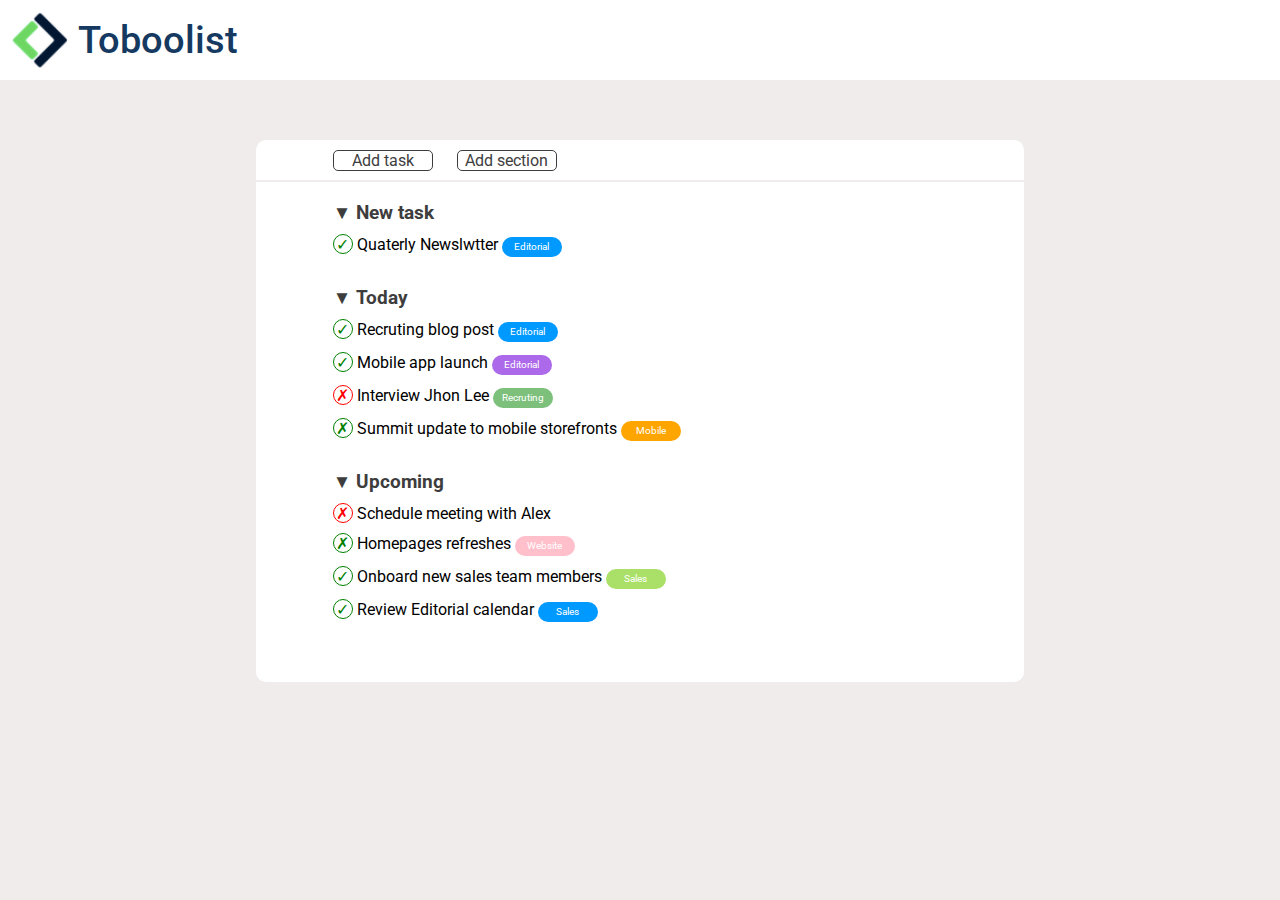
<file: index.html>
<!DOCTYPE html>
<html lang="en">
<head>
    <link rel="preconnect" href="https://fonts.googleapis.com">
    <link rel="preconnect" href="https://fonts.gstatic.com" crossorigin>
    <link href="https://fonts.googleapis.com/css2?family=Abel&family=Jost&family=Nabla&family=Roboto:wght@300;400;500&display=swap" rel="stylesheet">
    <link rel="stylesheet" href="css/style.css">
    <meta charset="UTF-8">
    <meta name="viewport" content="width=device-width, initial-scale=1.0">
    <title>es toboolist</title>
</head>
<body>
    <header> <!--logo header-->
        <img class="logo" src="img/logo copia.png" alt="Logo boolean">
        <span class="logo-title">Toboolist</span>
    </header>
    <main> <!--contenuto centrale-->
        <section class="input-section"> <!--sezione input-->
            <div class="container">
                <a class="link-task" href="#">Add task</a>
                <a class="link-section" href="#">Add section</a>
            </div>
        </section>
        <section class="main-section">
            <div class="new-task"> <!--new task-->
                <div class="container"> 
                    <h3>&#9660; New task</h3>
                    <div class="row">
                        <span class="icon green">&check;</span>
                        Quaterly Newslwtter
                        <span class="sector blue">Editorial</span>
                    </div>
                </div>
            </div>
            <div class="today"> <!--sezione today-->
                <div class="container">
                    <h3>&#9660; Today</h3>
                    <div class="row">
                        <span class="icon green">&check;</span>
                        Recruting blog post
                        <span class="sector blue">Editorial</span>
                    </div>
                    <div class="row">
                        <span class="icon green">&check;</span>
                        Mobile app launch
                        <span class="sector purple">Editorial</span> 
                    </div>
                    <div class="row">
                        <span class="icon red">&cross;</span>
                        Interview Jhon Lee
                        <span class="sector lightgreen">Recruting</span> 
                    </div>
                    <div class="row">
                        <span class="icon green">&cross;</span>
                        Summit update to mobile storefronts
                        <span class="sector orange">Mobile</span> 
                    </div>
                </div>
            </div>
            <div class="upcoming"> <!--sezione upcoming-->
                <div class="container">
                    <h3>&#9660; Upcoming</h3>
                    <div class="row">
                        <span class="icon red">&cross;</span>
                        Schedule meeting with Alex
                    </div>
                    <div class="row">
                        <span class="icon green">&cross;</span>
                        Homepages refreshes
                        <span class="sector pink">Website</span> 
                    </div>
                    <div class="row">
                        <span class="icon green">&check;</span>
                        Onboard new sales team members
                        <span class="sector lime-green">Sales</span> 
                    </div>
                    <div class="row">
                        <span class="icon green">&check;</span>
                        Review Editorial calendar
                        <span class="sector blue">Sales</span> 
                    </div>

                </div>
            </div>
        </section>
    </main>

    
</body>
</html>
</file>
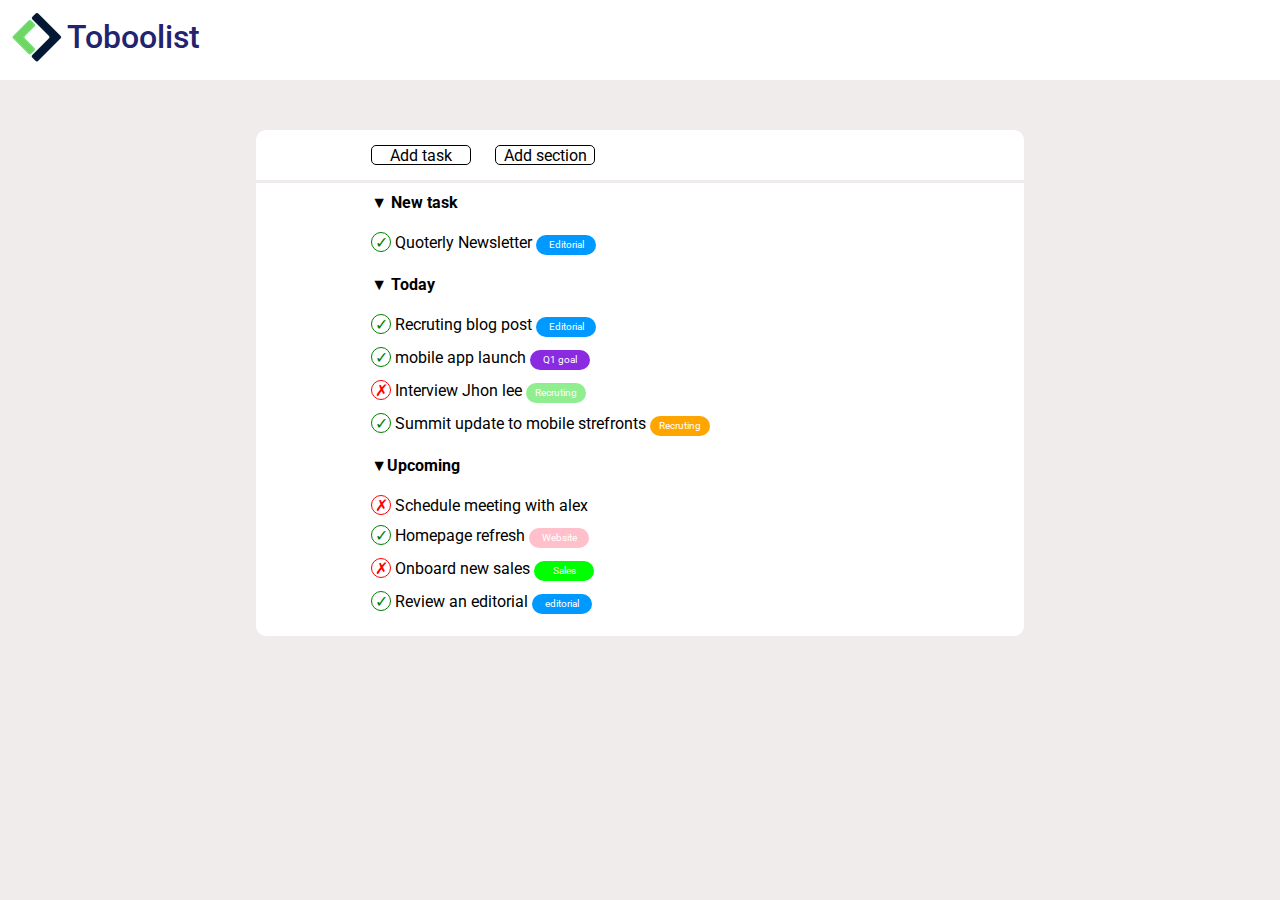
<file: index2.html>
<!DOCTYPE html>
<html lang="en">
<head>
    <link rel="preconnect" href="https://fonts.googleapis.com">
    <link rel="preconnect" href="https://fonts.gstatic.com" crossorigin>
    <link href="https://fonts.googleapis.com/css2?family=Abel&family=Jost&family=Nabla&family=Roboto:wght@300;400;500&display=swap" rel="stylesheet">
    <link rel="stylesheet" href="./css/style2.css">
    <meta charset="UTF-8">
    <meta name="viewport" content="width=device-width, initial-scale=1.0">
    <title>Es toboolist</title>
</head>
<body>
    <header> <!--intestazione logo-->
        <img class="logo" src="./img/logo copia.png" alt="Logo">
        <h1 class="main-title">Toboolist</h1>
    </header>
    <main> <!--box pricipale-->
        <section class="input-section"> <!--sezione input-->
            <div class="container">
                <a href="#">Add task</a>
                <a class="link" href="#">Add section</a>
            </div>
        </section>
        <section class="main-section"> <!--corpo delle liste-->
            <div class="container">
                <div class="new-task">
                    <h4>&#9660; New task</h4>
                 <ul>
                    <li>
                        <span class="icon green">&check;</span>
                        Quoterly Newsletter
                        <span class="sector blue">Editorial</span>
                    </li>
                 </ul>
                </div>
            </div>
        </section>
        <section class="body-section">
            <div class="container">
                <div class="new-task">
                    <h4>&#9660; Today</h4>
                 <ul>
                    <li>
                        <span class="icon green">&check;</span>
                        Recruting blog post
                        <span class="sector blue">Editorial</span>
                    </li>
                    <li>
                        <span class="icon green">&check;</span>
                        mobile app launch
                        <span class="sector purple">Q1 goal</span>
                    </li>
                    <li>
                        <span class="icon red">&cross;</span>
                        Interview Jhon lee
                        <span class="sector lightgreen">Recruting</span>
                    </li>
                    <li>
                        <span class="icon green">&check;</span>
                        Summit update to mobile strefronts
                        <span class="sector orange">Recruting</span>
                    </li>
                 </ul>
                </div>
            </div>
        </section>
        <section class="foot-section">
            <div class="container">
                <div class="new-task">
                    <h4>&#9660;Upcoming</h4>
                 <ul>
                    <li>
                        <span class="icon red">&cross;</span>
                        Schedule meeting with alex
                    </li>
                    <li>
                        <span class="icon green">&check;</span>
                        Homepage refresh
                        <span class="sector pink">Website</span>
                    </li>
                    <li>
                        <span class="icon red">&cross;</span>
                        Onboard new sales
                        <span class="sector lime-green">Sales</span>
                    </li>
                    <li>
                        <span class="icon green">&check;</span>
                        Review an editorial
                        <span class="sector blue">editorial</span>
                    </li>
                 </ul>
                </div>
            </div>

        </section>
    </main>
    
</body>
</html>
</file>
<file: css/style.css>
*{
    padding: 0;
    margin: 0;
    box-sizing: border-box;
    
}

body{
    font-family: 'Abel', sans-serif;
    font-family: 'Jost', sans-serif;
    font-family: 'Nabla', system-ui;
    font-family: 'Roboto', sans-serif;
    background-color: rgb(240, 236, 236);
}

header{
    background-color: white;
    height: 80px;
}

.logo{
    height: 80px;
    vertical-align: middle;
    padding-top: 10px;
    padding-bottom: 10px;
    padding-left: 10px;
}

.logo-title{
    display: inline-block;
    font-size: 38px;
    font-weight: 500;
    color:#153960;
    margin-left: 5px;
    vertical-align: middle;
}

.input-section{
    width: 60%;
    height: 40px;
    background-color: white;
    margin: 0 auto;
    margin-top: 60px;
    border-radius: 10px 10px 0 0;
}

.container{
    width: 80%;
    margin: 0 auto;
}

a{
    text-decoration: none;
    color: rgb(62, 61, 61);
    border-radius: 5px;
    border: 1px solid rgb(62, 61, 61);
    margin-top: 10px;
    display: inline-block;
    width: 100px;
    text-align: center;

   
}

a:hover{
    background-color: rgb(46, 102, 192);
    color: white;
}

.link-section{
    margin-left: 20px;
}

.main-section{
    background-color: white;
    width: 60%;
    height: 500px;
    margin: 0 auto;
    margin-top: 2px;
    border-radius: 0 0 10px 10px;
    
}

.new-task{
    padding-top: 20px;
}

h3{
    color:rgb(62, 61, 61);
}

.row{
    padding-top: 10px;
}

.icon{
    text-align: center;
    display: inline-block;
    width: 20px;
    height: 20px;
    border-radius: 50%;
    
}

.green{
    color: green;
    border: 1px solid green;
}

.red{
    color: red;
    border: 1px solid red;
}

.sector{
    display: inline-block;
    width: 60px;
    height: 20px;
    line-height: 20px;
    border-radius: 10px;
    color: white;
    font-size: 10px;
    text-align: center;
    
}

.blue{
    background-color:rgb(0, 153, 255);
}

.today{
    padding-top: 30px;
}

.purple{
    background-color: rgb(172, 105, 234);
}

.lightgreen{
    background-color: rgb(124, 192, 124);
}

.orange{
    background-color: orange;
}

.upcoming{
    padding-top: 30px;
}

.pink{
    background-color: pink;
}

.lime-green{
    background-color: rgb(170, 224, 104);
}
</file>
<file: css/style2.css>
*{
    box-sizing: border-box;
    padding: 0;
    margin: 0;
}

body{
    font-family: 'Abel', sans-serif;
    font-family: 'Jost', sans-serif;
    font-family: 'Nabla', system-ui;
    font-family: 'Roboto', sans-serif;
    background-color: rgb(240, 236, 236);
}

header{
    height: 80px;
    background-color: white;
}

.logo{
    padding-top: 10px;
    padding-left: 10px;
    padding-bottom: 10px;
    vertical-align: middle;
}

.main-title{
    display: inline-block;
    vertical-align: middle;
    color: rgb(35, 35, 110);
    font-weight: 500;
}



.input-section{
    width: 60%;
    height: 50px;
    background-color: white;
    margin: 0 auto;
    margin-top: 50px;
    border-radius: 10px 10px 0 0;

}

.container{
    width: 70%;
    height: 100%;
    margin: 0 auto;
}

a{
    display: inline-block;
    text-decoration: none;
    color: black;
    width: 100px;
    height: 20px;
    margin-top: 15px;
    border-radius: 5px;
    border: 1px solid black;
    text-align: center;
    
}

.link{
    margin-left: 20px;
}

a:hover{
    background-color: rgb(64, 64, 189);
    color: white;
}

.main-section{
    width: 60%;
    margin: 0 auto;
    background-color: white;
    margin-top: 3px;
}

.new-task{
    padding-top: 10px;
}


ul, li{
    list-style: none;
    padding-top: 10px;
}

.icon{
    text-align: center;
    display: inline-block;
    width: 20px;
    height: 20px;
    border-radius: 50%;
}

.green{
    color: green;
    border: 1px solid green;
}

.red{
    color: red;
    border: 1px solid red;
}

.sector{
    display: inline-block;
    width: 60px;
    height: 20px;
    line-height: 20px;
    border-radius: 10px;
    color: white;
    font-size: 10px;
    text-align: center;
}

.blue{
    background-color:rgb(0, 153, 255);
}

.body-section{
    padding-top: 10px;
    width: 60%;
    margin: 0 auto;
    background-color: white;
}

.purple{
    background-color: blueviolet;
}

.lightgreen{
    background-color: lightgreen;
}

.orange{
    background-color: orange;
}

.foot-section{
    padding-top: 10px;
    width: 60%;
    height: 200px;
    margin: 0 auto;
    background-color: white; 
    border-radius: 0 0 10px 10px; 
}

.pink{
    background-color: pink;
}

.lime-green{
    background-color: lime;
}
</file>
